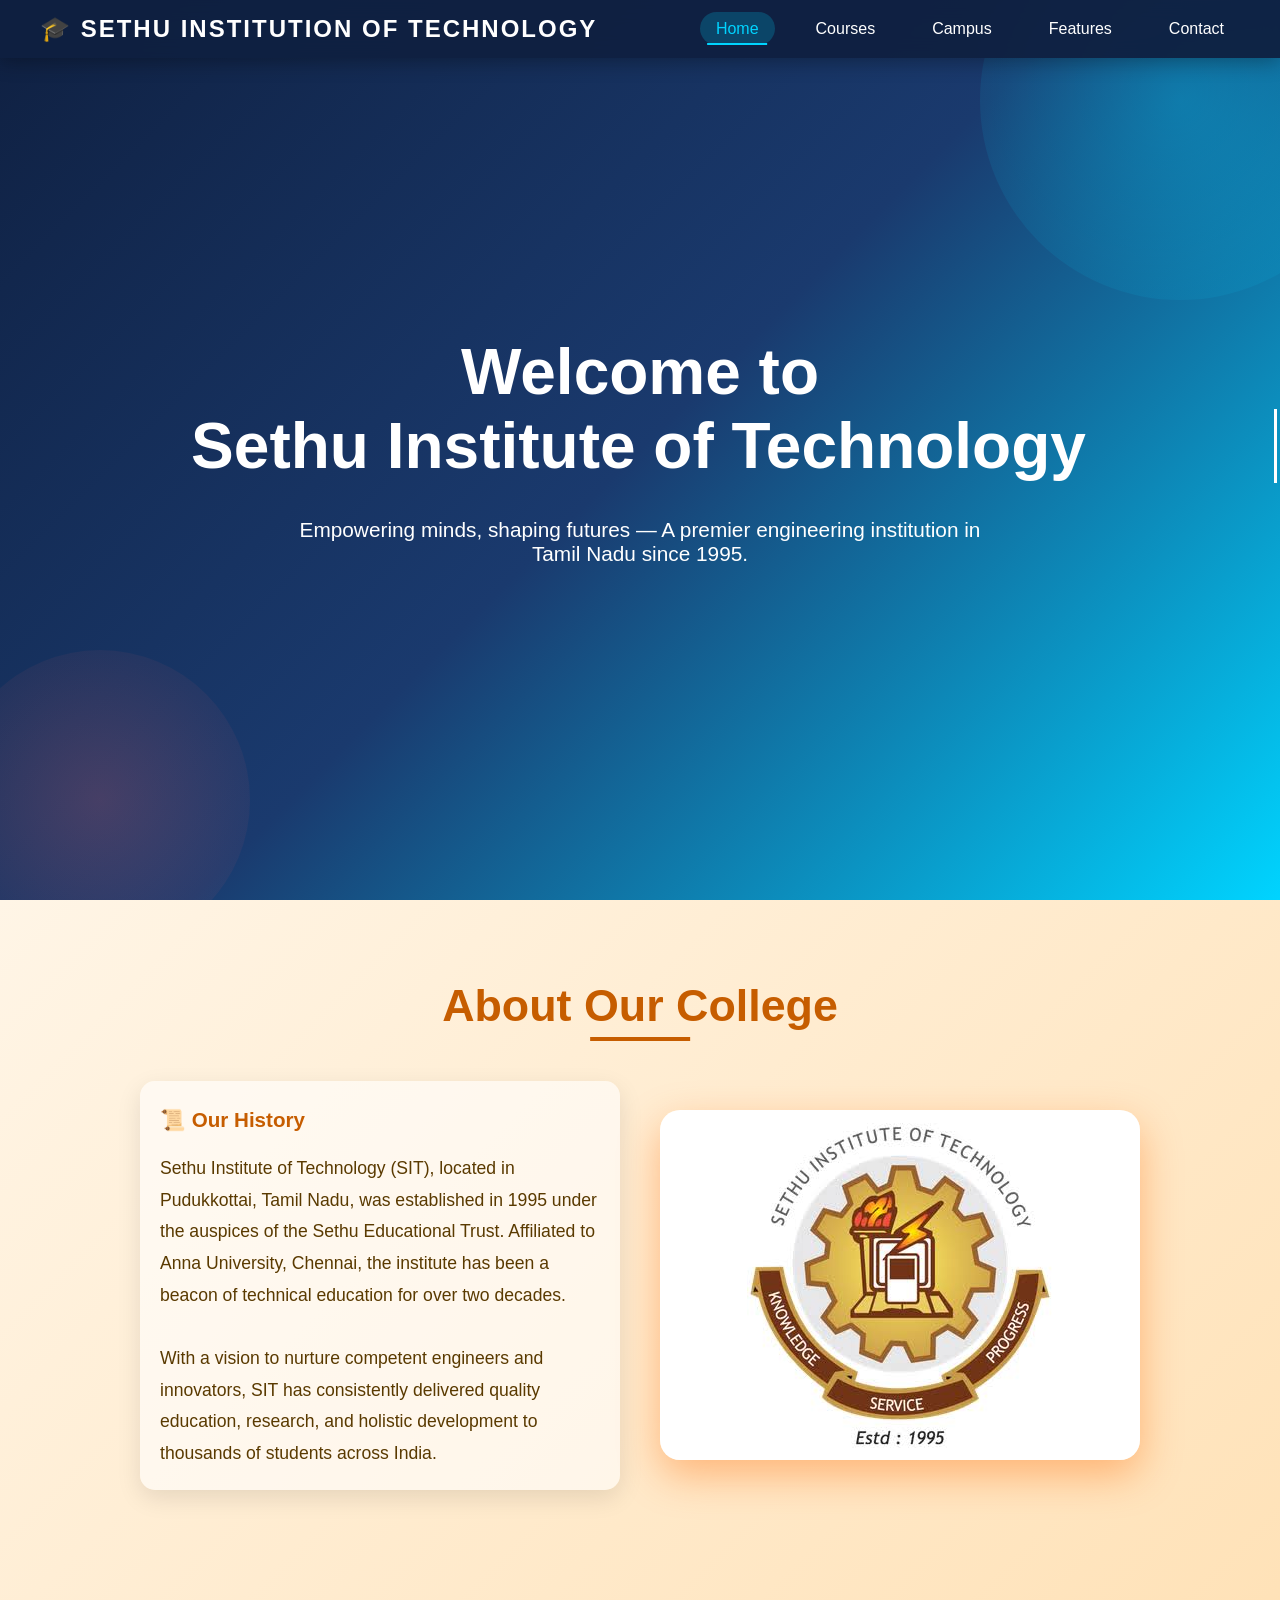
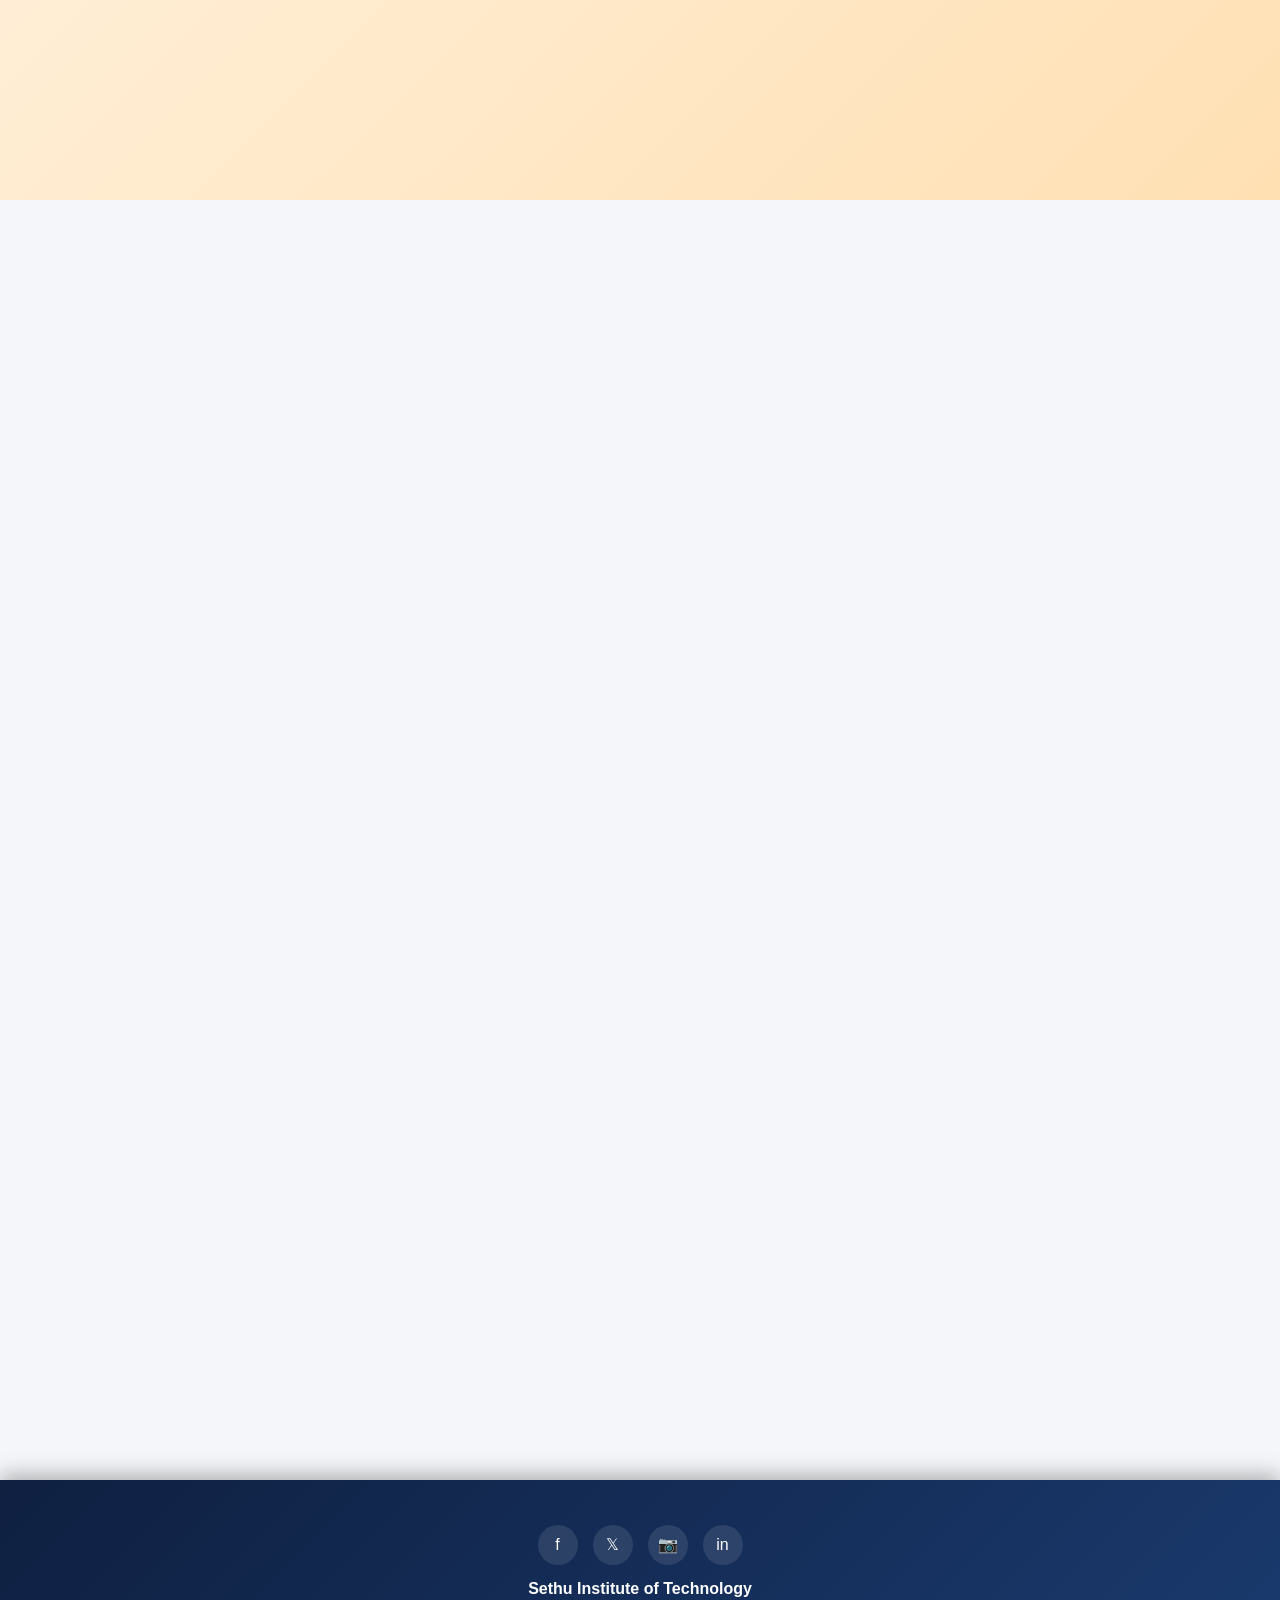
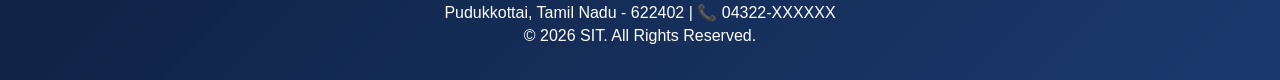
<file: index.html>
<!DOCTYPE html>
<html lang="en">
<head>
    <meta charset="UTF-8">
    <meta name="viewport" content="width=device-width, initial-scale=1.0">
    <title>Sethu Institute of Technology - Home</title>
    <link rel="stylesheet" href="style.css">
</head>
<body>

<nav class="navbar">
    <div class="logo">🎓 SETHU INSTITUTION OF TECHNOLOGY</div>
    <ul class="nav-links">
        <li><a href="index.html" class="active">Home</a></li>
        <li><a href="courses.html">Courses</a></li>
        <li><a href="campus.html">Campus</a></li>
        <li><a href="features.html">Features</a></li>
        <li><a href="contact.html">Contact</a></li>
    </ul>
</nav>

<section class="hero">
    <h1>Welcome to <span class="typing">Sethu Institute of Technology</span></h1>
    <p>Empowering minds, shaping futures — A premier engineering institution in Tamil Nadu since 1995.</p>
</section>

<section class="section about-section">
    <h2>About Our College</h2>
    <div class="about-content">
        <div class="about-text">
            <h3 style="color:#c65d00; margin-bottom:15px;">📜 Our History</h3>
            <p>Sethu Institute of Technology (SIT), located in Pudukkottai, Tamil Nadu, was established in 1995 under the auspices of the Sethu Educational Trust. Affiliated to Anna University, Chennai, the institute has been a beacon of technical education for over two decades.</p>
            <br>
            <p>With a vision to nurture competent engineers and innovators, SIT has consistently delivered quality education, research, and holistic development to thousands of students across India.</p>
        </div>
        <div class="about-image">
            <img src="logo.png" alt="Sethu Institute of Technology Logo">
        </div>
    </div>
</section>

<footer>
    <div class="social-icons">
        <a href="#" title="Facebook">f</a>
        <a href="#" title="Twitter">𝕏</a>
        <a href="#" title="Instagram">📷</a>
        <a href="#" title="LinkedIn">in</a>
    </div>
    <p><strong>Sethu Institute of Technology</strong></p>
    <p>Pudukkottai, Tamil Nadu - 622402 | 📞 04322-XXXXXX</p>
    <p>© 2026 SIT. All Rights Reserved.</p>
</footer>

<script src="script.js"></script>
</body>
</html>
</file>
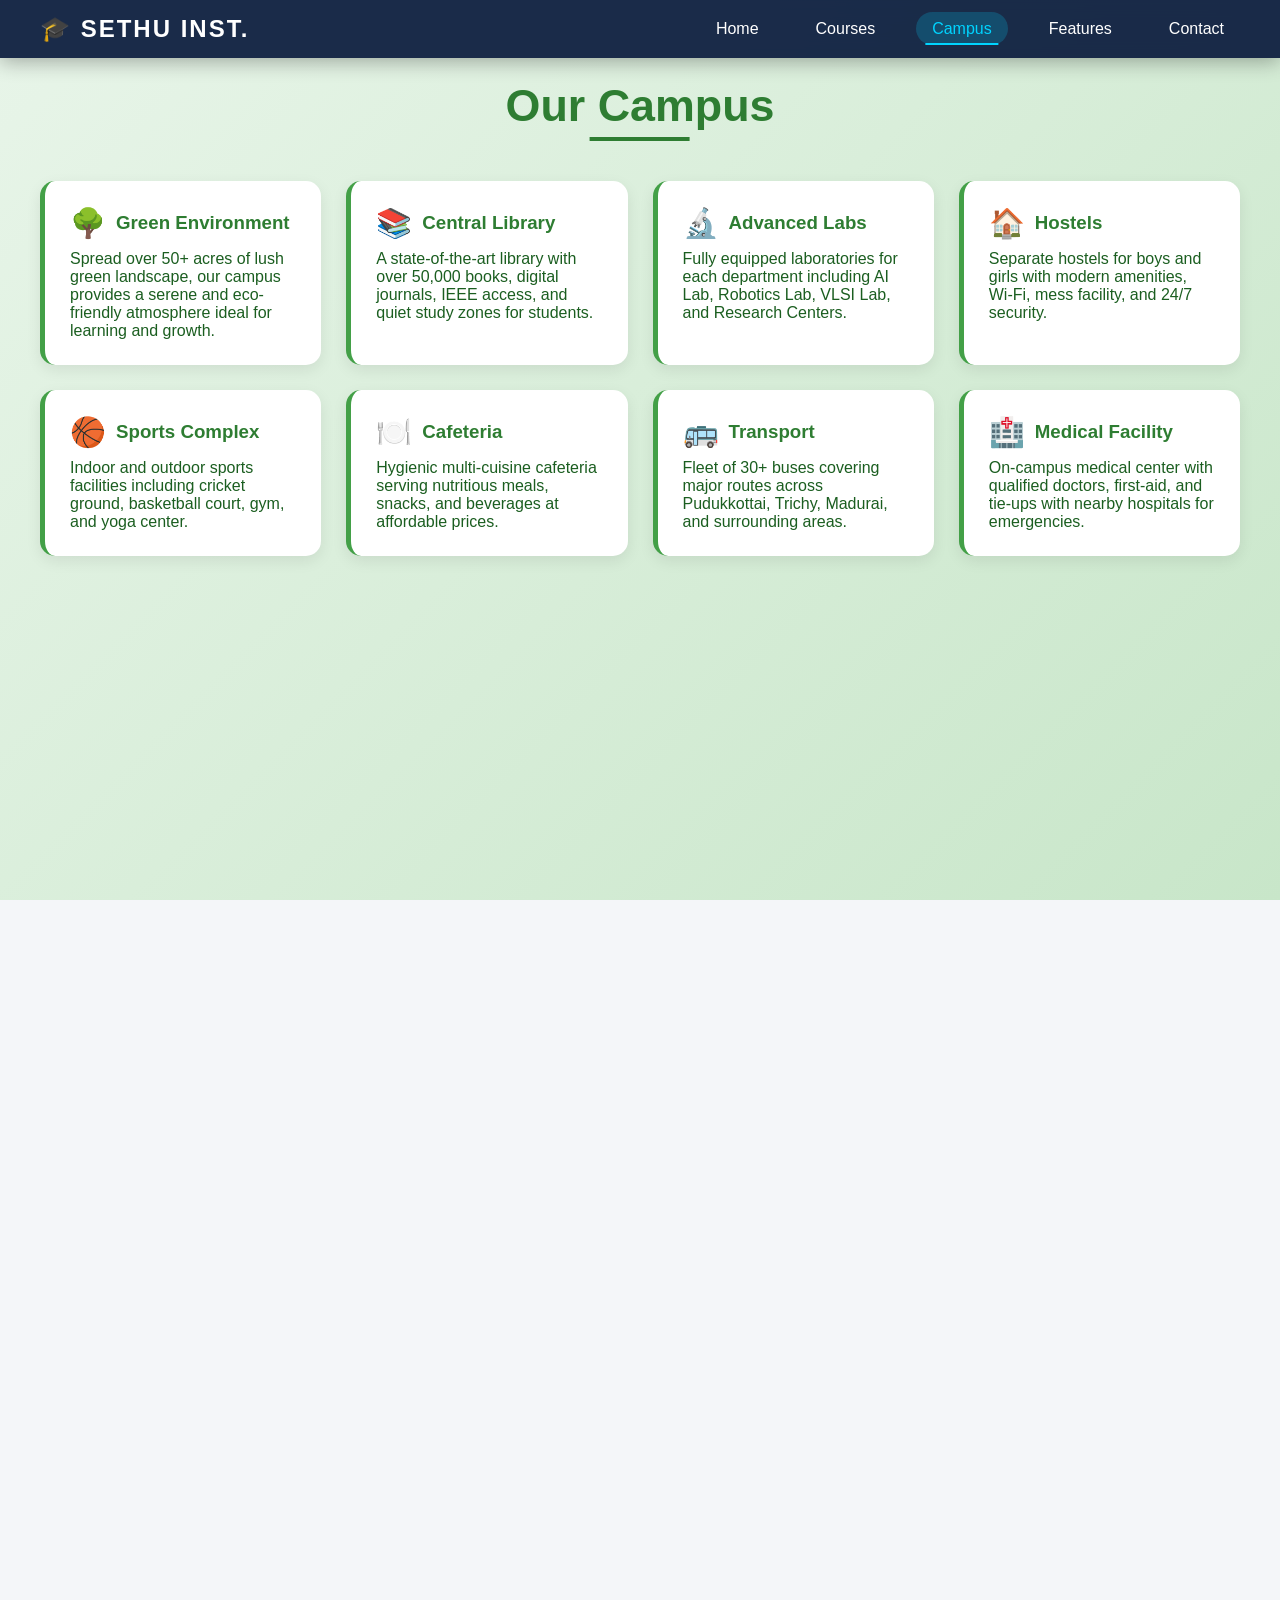
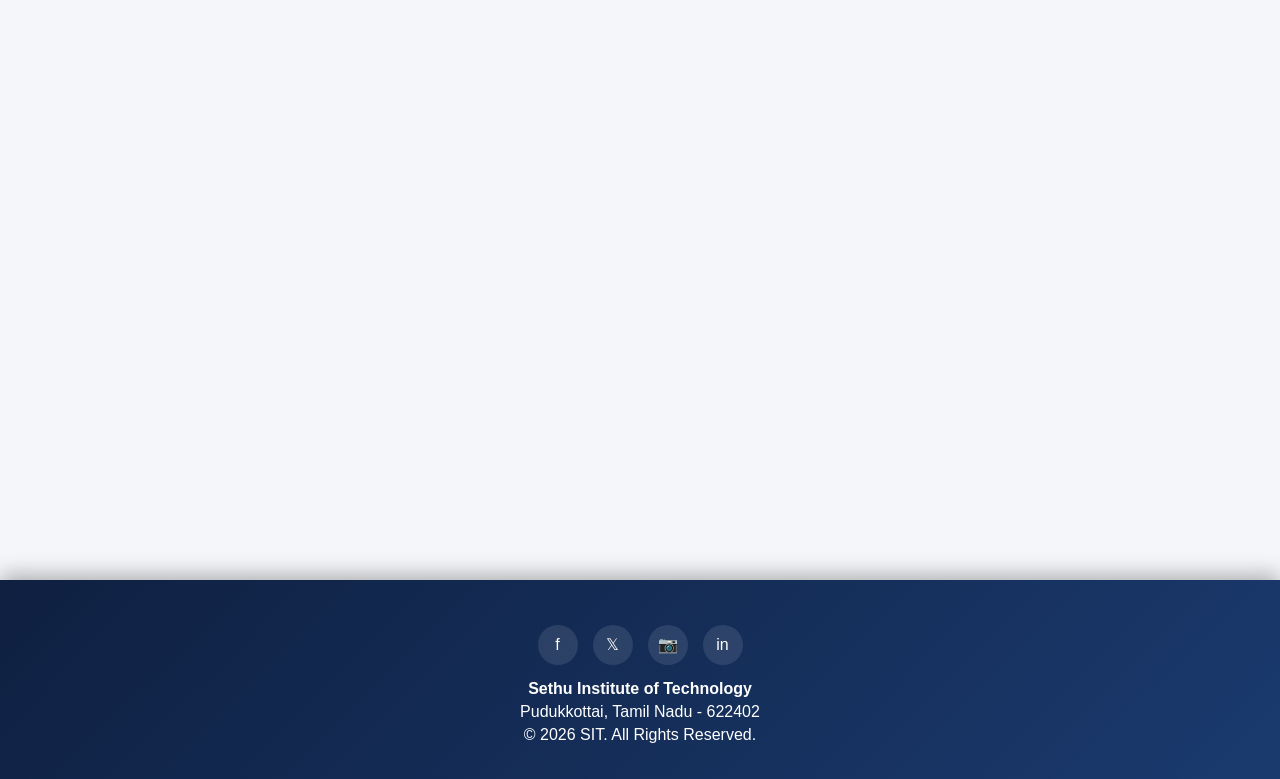
<file: campus.html>
<!DOCTYPE html>
<html lang="en">
<head>
    <meta charset="UTF-8">
    <meta name="viewport" content="width=device-width, initial-scale=1.0">
    <title>Campus - Sethu Institute</title>
    <link rel="stylesheet" href="style.css">
</head>
<body>

<nav class="navbar">
    <div class="logo">🎓 SETHU INST.</div>
    <ul class="nav-links">
        <li><a href="index.html">Home</a></li>
        <li><a href="courses.html">Courses</a></li>
        <li><a href="campus.html" class="active">Campus</a></li>
        <li><a href="features.html">Features</a></li>
        <li><a href="contact.html">Contact</a></li>
    </ul>
</nav>

<section class="section campus-section">
    <h2>Our Campus</h2>
    <div class="campus-grid">
        <div class="campus-card">
            <h3><span>🌳</span> Green Environment</h3>
            <p>Spread over 50+ acres of lush green landscape, our campus provides a serene and eco-friendly atmosphere ideal for learning and growth.</p>
        </div>
        <div class="campus-card">
            <h3><span>📚</span> Central Library</h3>
            <p>A state-of-the-art library with over 50,000 books, digital journals, IEEE access, and quiet study zones for students.</p>
        </div>
        <div class="campus-card">
            <h3><span>🔬</span> Advanced Labs</h3>
            <p>Fully equipped laboratories for each department including AI Lab, Robotics Lab, VLSI Lab, and Research Centers.</p>
        </div>
        <div class="campus-card">
            <h3><span>🏠</span> Hostels</h3>
            <p>Separate hostels for boys and girls with modern amenities, Wi-Fi, mess facility, and 24/7 security.</p>
        </div>
        <div class="campus-card">
            <h3><span>🏀</span> Sports Complex</h3>
            <p>Indoor and outdoor sports facilities including cricket ground, basketball court, gym, and yoga center.</p>
        </div>
        <div class="campus-card">
            <h3><span>🍽️</span> Cafeteria</h3>
            <p>Hygienic multi-cuisine cafeteria serving nutritious meals, snacks, and beverages at affordable prices.</p>
        </div>
        <div class="campus-card">
            <h3><span>🚌</span> Transport</h3>
            <p>Fleet of 30+ buses covering major routes across Pudukkottai, Trichy, Madurai, and surrounding areas.</p>
        </div>
        <div class="campus-card">
            <h3><span>🏥</span> Medical Facility</h3>
            <p>On-campus medical center with qualified doctors, first-aid, and tie-ups with nearby hospitals for emergencies.</p>
        </div>
    </div>
</section>

<footer>
    <div class="social-icons">
        <a href="#" title="Facebook">f</a>
        <a href="#" title="Twitter">𝕏</a>
        <a href="#" title="Instagram">📷</a>
        <a href="#" title="LinkedIn">in</a>
    </div>
    <p><strong>Sethu Institute of Technology</strong></p>
    <p>Pudukkottai, Tamil Nadu - 622402</p>
    <p>© 2026 SIT. All Rights Reserved.</p>
</footer>

<script src="script.js"></script>
</body>
</html>
</file>
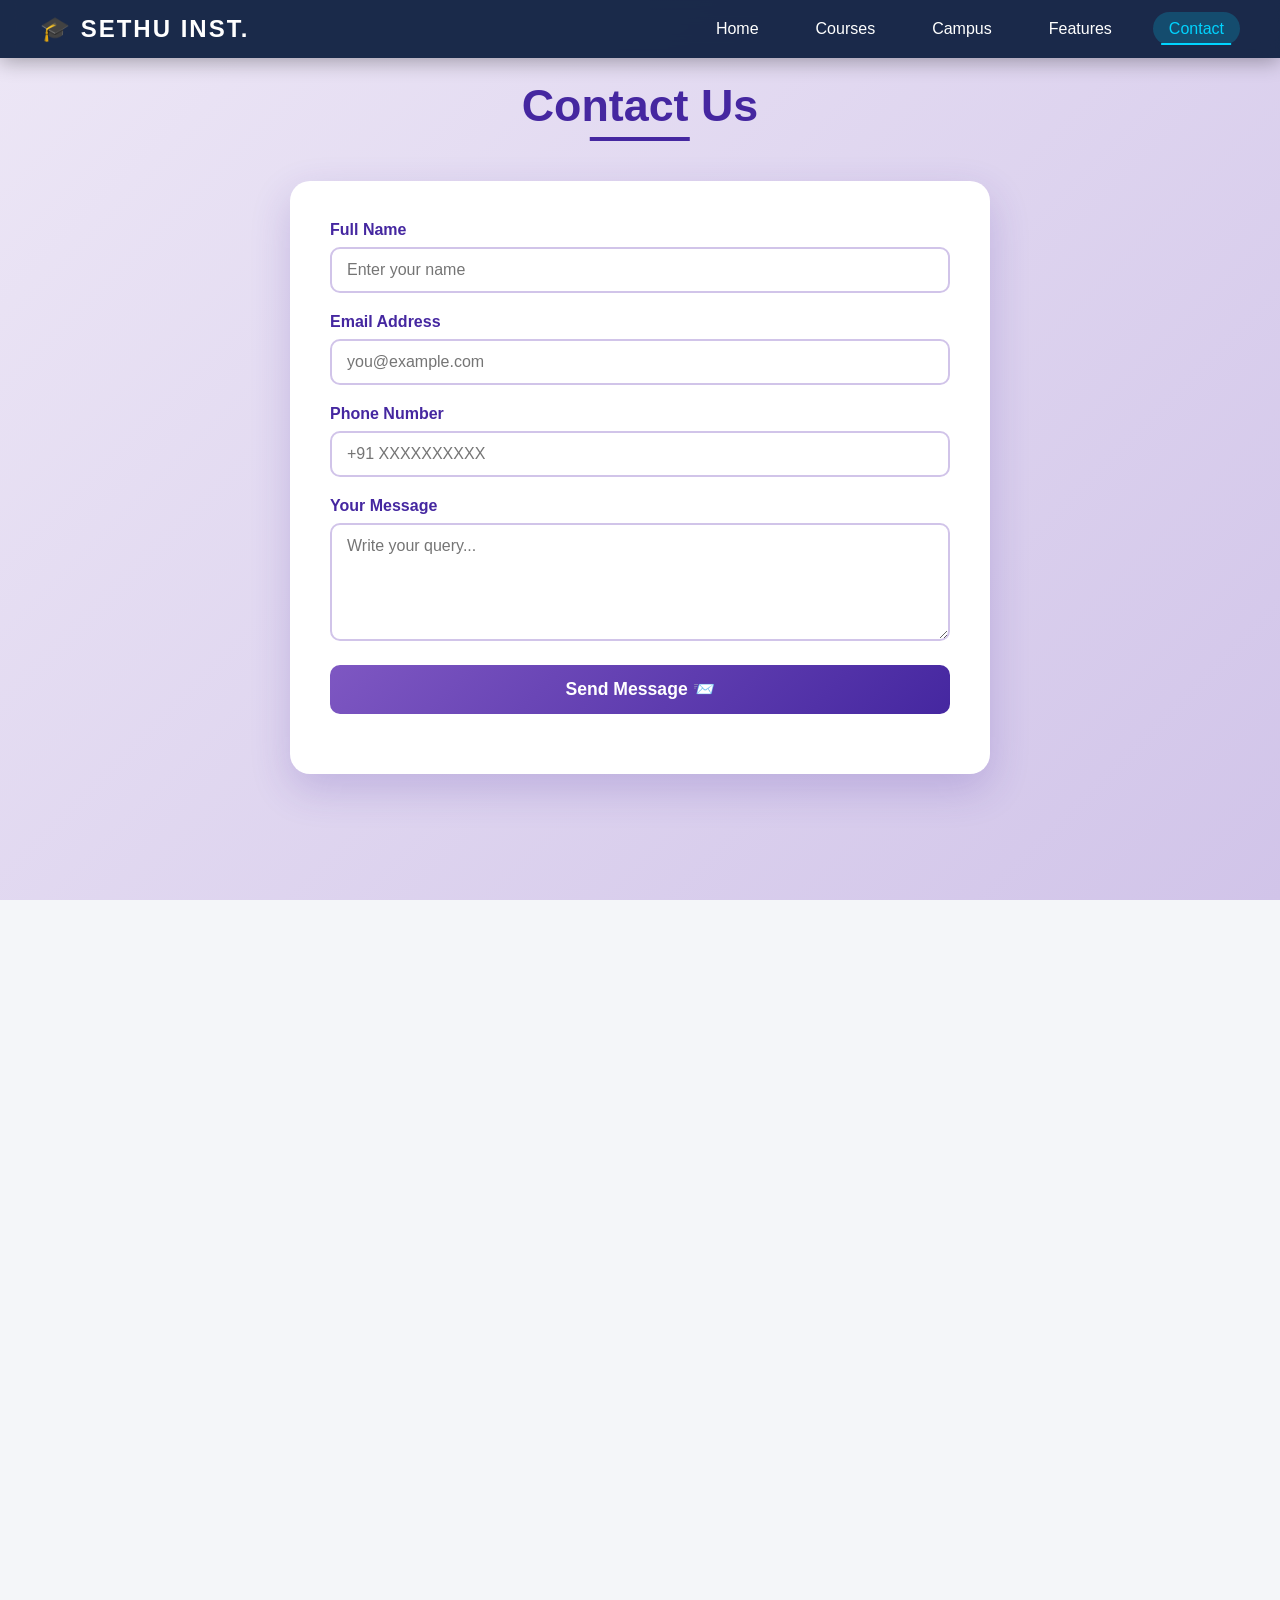
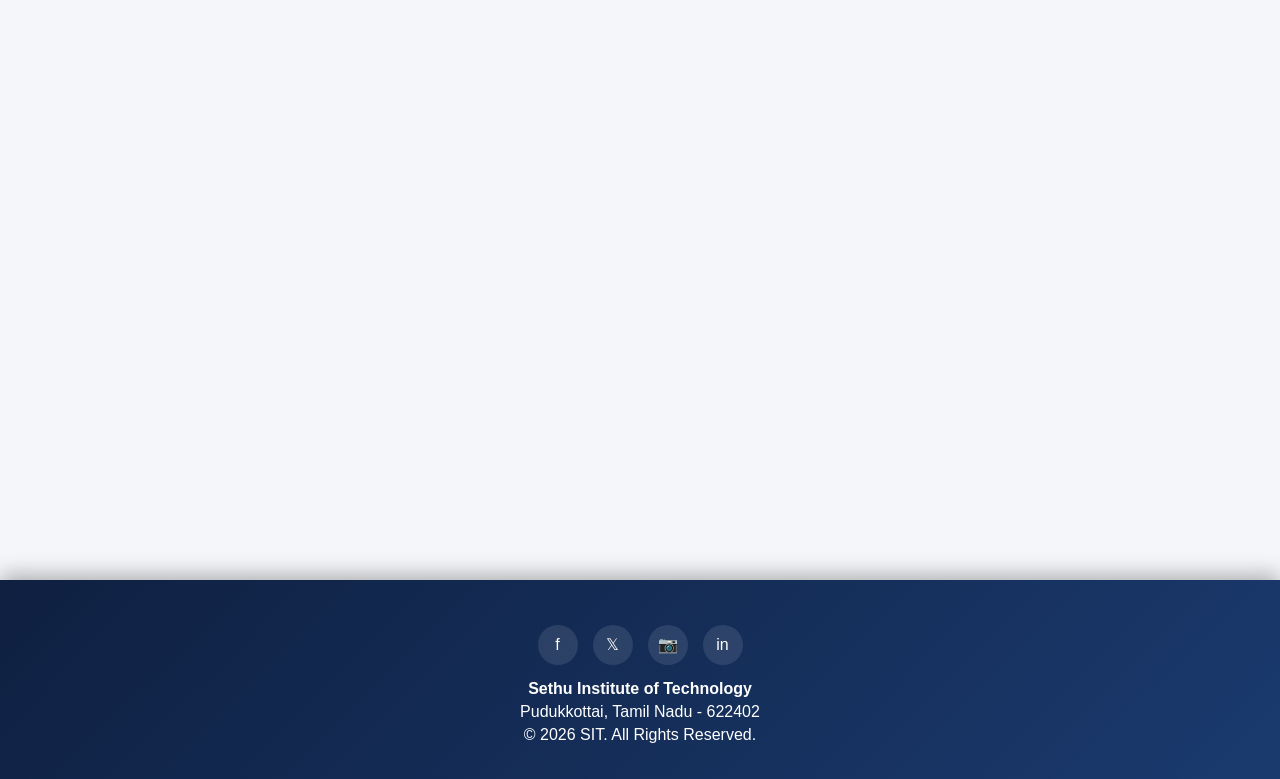
<file: contact.html>
<!DOCTYPE html>
<html lang="en">
<head>
    <meta charset="UTF-8">
    <meta name="viewport" content="width=device-width, initial-scale=1.0">
    <title>Contact - Sethu Institute</title>
    <link rel="stylesheet" href="style.css">
</head>
<body>

<nav class="navbar">
    <div class="logo">🎓 SETHU INST.</div>
    <ul class="nav-links">
        <li><a href="index.html">Home</a></li>
        <li><a href="courses.html">Courses</a></li>
        <li><a href="campus.html">Campus</a></li>
        <li><a href="features.html">Features</a></li>
        <li><a href="contact.html" class="active">Contact</a></li>
    </ul>
</nav>

<section class="section contact-section">
    <h2>Contact Us</h2>
    <div class="contact-container">
        <form id="contactForm" onsubmit="return submitForm(event)">
            <div class="form-group">
                <label>Full Name</label>
                <input type="text" id="name" required placeholder="Enter your name">
            </div>
            <div class="form-group">
                <label>Email Address</label>
                <input type="email" id="email" required placeholder="you@example.com">
            </div>
            <div class="form-group">
                <label>Phone Number</label>
                <input type="tel" id="phone" required placeholder="+91 XXXXXXXXXX">
            </div>
            <div class="form-group">
                <label>Your Message</label>
                <textarea id="message" rows="5" required placeholder="Write your query..."></textarea>
            </div>
            <button type="submit" class="submit-btn">Send Message 📨</button>
        </form>
        <p id="formStatus" style="text-align:center; margin-top:20px; font-weight:bold;"></p>
    </div>
</section>

<footer>
    <div class="social-icons">
        <a href="#" title="Facebook">f</a>
        <a href="#" title="Twitter">𝕏</a>
        <a href="#" title="Instagram">📷</a>
        <a href="#" title="LinkedIn">in</a>
    </div>
    <p><strong>Sethu Institute of Technology</strong></p>
    <p>Pudukkottai, Tamil Nadu - 622402</p>
    <p>© 2026 SIT. All Rights Reserved.</p>
</footer>

<script src="script.js"></script>
</body>
</html>
</file>
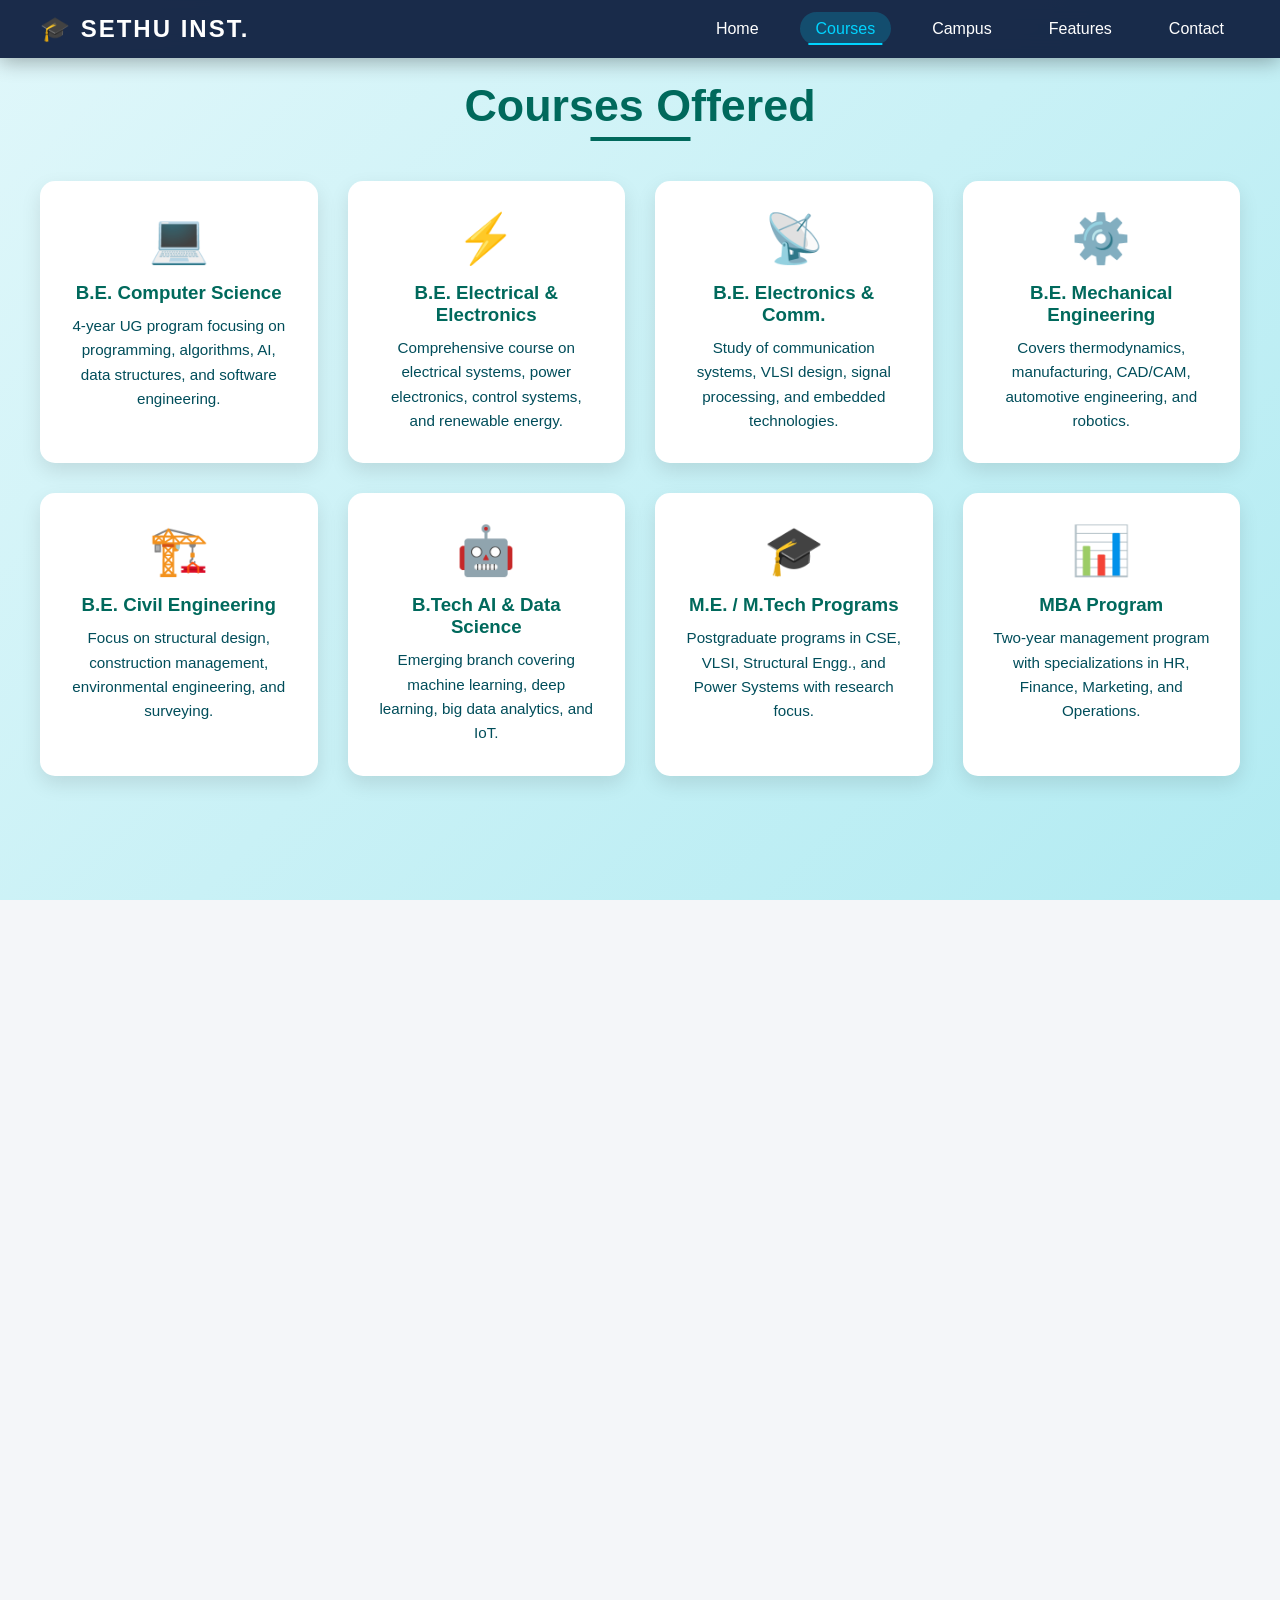
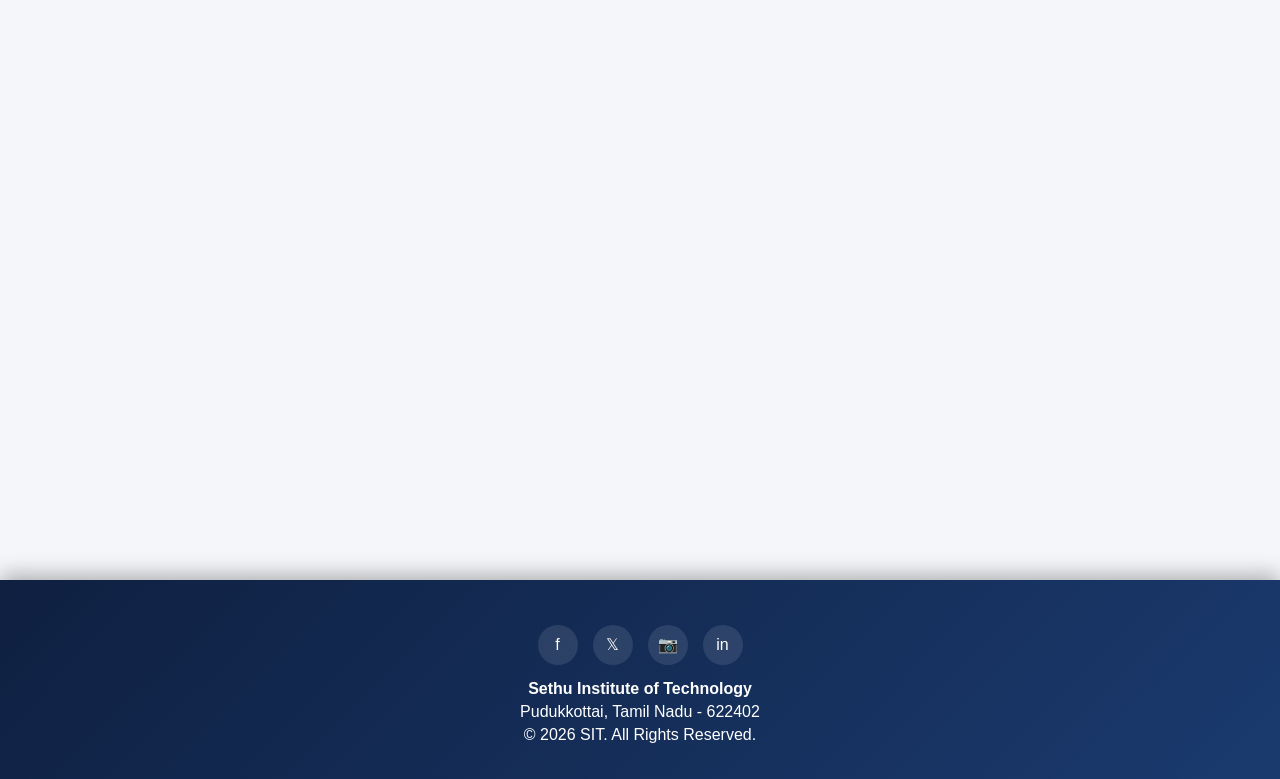
<file: courses.html>
<!DOCTYPE html>
<html lang="en">
<head>
    <meta charset="UTF-8">
    <meta name="viewport" content="width=device-width, initial-scale=1.0">
    <title>Courses - Sethu Institute</title>
    <link rel="stylesheet" href="style.css">
</head>
<body>

<nav class="navbar">
    <div class="logo">🎓 SETHU INST.</div>
    <ul class="nav-links">
        <li><a href="index.html">Home</a></li>
        <li><a href="courses.html" class="active">Courses</a></li>
        <li><a href="campus.html">Campus</a></li>
        <li><a href="features.html">Features</a></li>
        <li><a href="contact.html">Contact</a></li>
    </ul>
</nav>

<section class="section courses-section">
    <h2>Courses Offered</h2>
    <div class="course-grid">
        <div class="course-card">
            <div class="course-icon">💻</div>
            <h3>B.E. Computer Science</h3>
            <p>4-year UG program focusing on programming, algorithms, AI, data structures, and software engineering.</p>
        </div>
        <div class="course-card">
            <div class="course-icon">⚡</div>
            <h3>B.E. Electrical & Electronics</h3>
            <p>Comprehensive course on electrical systems, power electronics, control systems, and renewable energy.</p>
        </div>
        <div class="course-card">
            <div class="course-icon">📡</div>
            <h3>B.E. Electronics & Comm.</h3>
            <p>Study of communication systems, VLSI design, signal processing, and embedded technologies.</p>
        </div>
        <div class="course-card">
            <div class="course-icon">⚙️</div>
            <h3>B.E. Mechanical Engineering</h3>
            <p>Covers thermodynamics, manufacturing, CAD/CAM, automotive engineering, and robotics.</p>
        </div>
        <div class="course-card">
            <div class="course-icon">🏗️</div>
            <h3>B.E. Civil Engineering</h3>
            <p>Focus on structural design, construction management, environmental engineering, and surveying.</p>
        </div>
        <div class="course-card">
            <div class="course-icon">🤖</div>
            <h3>B.Tech AI & Data Science</h3>
            <p>Emerging branch covering machine learning, deep learning, big data analytics, and IoT.</p>
        </div>
        <div class="course-card">
            <div class="course-icon">🎓</div>
            <h3>M.E. / M.Tech Programs</h3>
            <p>Postgraduate programs in CSE, VLSI, Structural Engg., and Power Systems with research focus.</p>
        </div>
        <div class="course-card">
            <div class="course-icon">📊</div>
            <h3>MBA Program</h3>
            <p>Two-year management program with specializations in HR, Finance, Marketing, and Operations.</p>
        </div>
    </div>
</section>

<footer>
    <div class="social-icons">
        <a href="#" title="Facebook">f</a>
        <a href="#" title="Twitter">𝕏</a>
        <a href="#" title="Instagram">📷</a>
        <a href="#" title="LinkedIn">in</a>
    </div>
    <p><strong>Sethu Institute of Technology</strong></p>
    <p>Pudukkottai, Tamil Nadu - 622402</p>
    <p>© 2026 SIT. All Rights Reserved.</p>
</footer>

<script src="script.js"></script>
</body>
</html>
</file>
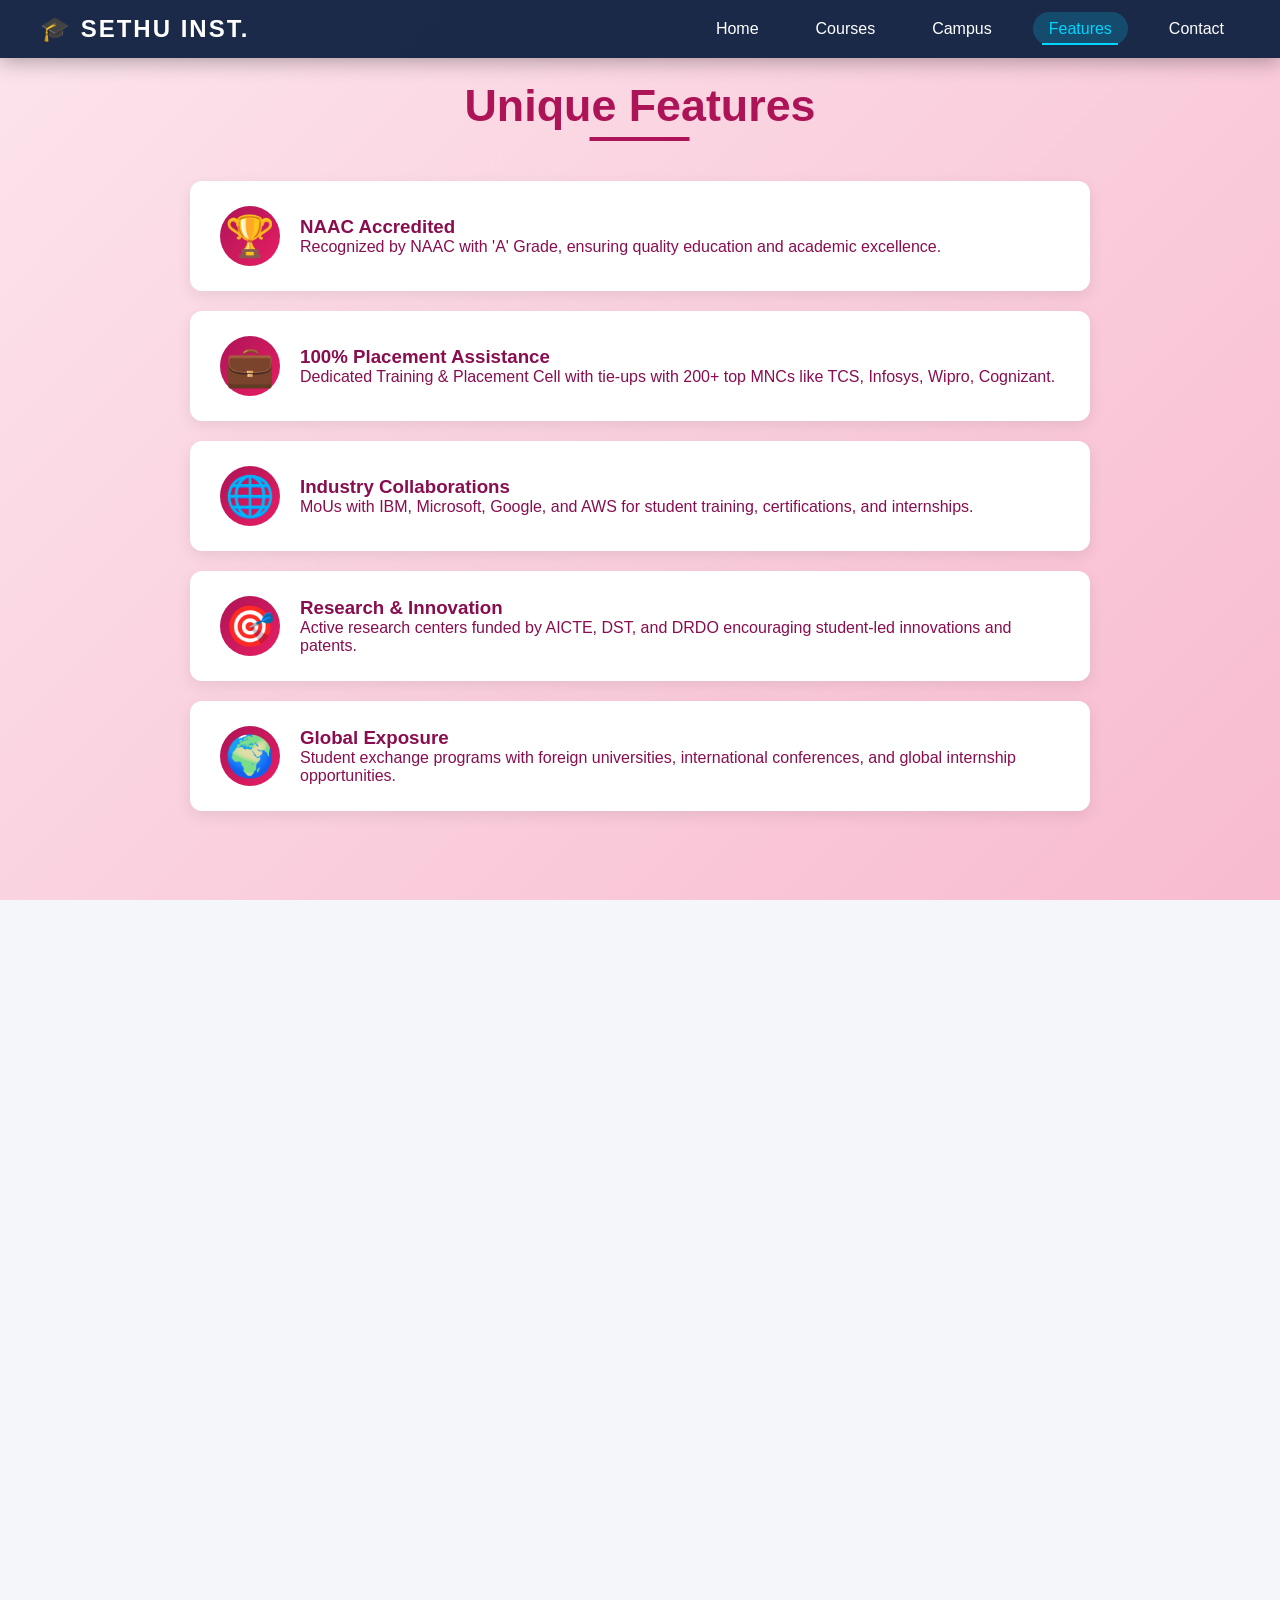
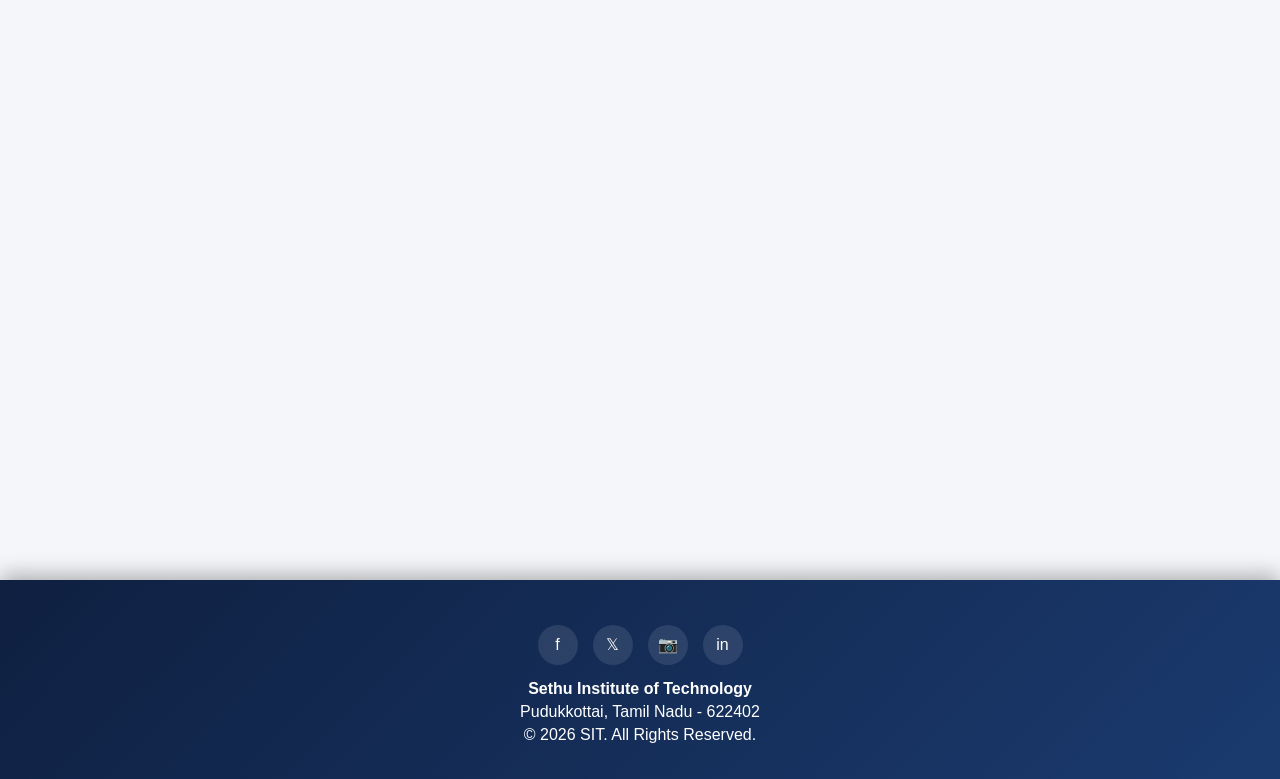
<file: features.html>
<!DOCTYPE html>
<html lang="en">
<head>
    <meta charset="UTF-8">
    <meta name="viewport" content="width=device-width, initial-scale=1.0">
    <title>Features - Sethu Institute</title>
    <link rel="stylesheet" href="style.css">
</head>
<body>
<nav class="navbar">
    <div class="logo">🎓 SETHU INST.</div>
    <ul class="nav-links">
        <li><a href="index.html">Home</a></li>
        <li><a href="courses.html">Courses</a></li>
        <li><a href="campus.html">Campus</a></li>
        <li><a href="features.html" class="active">Features</a></li>
        <li><a href="contact.html">Contact</a></li>
    </ul>
</nav>

<section class="section features-section">
    <h2>Unique Features</h2>
    <div class="feature-list">
        <div class="feature-item">
            <div class="feature-icon">🏆</div>
            <div>
                <h3>NAAC Accredited</h3>
                <p>Recognized by NAAC with 'A' Grade, ensuring quality education and academic excellence.</p>
            </div>
        </div>
        <div class="feature-item">
            <div class="feature-icon">💼</div>
            <div>
                <h3>100% Placement Assistance</h3>
                <p>Dedicated Training & Placement Cell with tie-ups with 200+ top MNCs like TCS, Infosys, Wipro, Cognizant.</p>
            </div>
        </div>
        <div class="feature-item">
            <div class="feature-icon">🌐</div>
            <div>
                <h3>Industry Collaborations</h3>
                <p>MoUs with IBM, Microsoft, Google, and AWS for student training, certifications, and internships.</p>
            </div>
        </div>
        <div class="feature-item">
            <div class="feature-icon">🎯</div>
            <div>
                <h3>Research & Innovation</h3>
                <p>Active research centers funded by AICTE, DST, and DRDO encouraging student-led innovations and patents.</p>
            </div>
        </div>
        <div class="feature-item">
            <div class="feature-icon">🌍</div>
            <div>
                <h3>Global Exposure</h3>
                <p>Student exchange programs with foreign universities, international conferences, and global internship opportunities.</p>
            </div>
        </div>
    </div>
</section>

<footer>
    <div class="social-icons">
        <a href="#" title="Facebook">f</a>
        <a href="#" title="Twitter">𝕏</a>
        <a href="#" title="Instagram">📷</a>
        <a href="#" title="LinkedIn">in</a>
    </div>
    <p><strong>Sethu Institute of Technology</strong></p>
    <p>Pudukkottai, Tamil Nadu - 622402</p>
    <p>© 2026 SIT. All Rights Reserved.</p>
</footer>

<script src="script.js"></script>
</body>
</html>
</file>
<file: style.css>
/* ===== GLOBAL RESET & BASE ===== */
* {
    margin: 0;
    padding: 0;
    box-sizing: border-box;
    font-family: 'Segoe UI', Tahoma, sans-serif;
}

html { scroll-behavior: smooth; }

body {
    min-height: 100vh;
    background: #f4f6f9;
    color: #222;
    overflow-x: hidden;
}

/* ===== NAVIGATION ===== */
.navbar {
    position: fixed;
    top: 0; left: 0;
    width: 100%;
    background: rgba(15, 32, 65, 0.95);
    padding: 15px 40px;
    display: flex;
    justify-content: space-between;
    align-items: center;
    z-index: 1000;
    box-shadow: 0 4px 20px rgba(0,0,0,0.3);
    backdrop-filter: blur(10px);
}

.logo {
    color: #fff;
    font-size: 1.5rem;
    font-weight: bold;
    letter-spacing: 2px;
    animation: glow 2s ease-in-out infinite alternate;
}

@keyframes glow {
    from { text-shadow: 0 0 5px #00d4ff; }
    to   { text-shadow: 0 0 20px #00d4ff, 0 0 30px #0077ff; }
}

.nav-links {
    display: flex;
    list-style: none;
    gap: 25px;
}

.nav-links li a {
    color: #fff;
    text-decoration: none;
    font-weight: 500;
    padding: 8px 16px;
    border-radius: 25px;
    position: relative;
    transition: all 0.4s ease;
}

.nav-links li a::before {
    content: '';
    position: absolute;
    bottom: 0; left: 50%;
    width: 0; height: 2px;
    background: #00d4ff;
    transition: all 0.4s ease;
    transform: translateX(-50%);
}

.nav-links li a:hover::before,
.nav-links li a.active::before { width: 80%; }

.nav-links li a:hover,
.nav-links li a.active {
    background: rgba(0, 212, 255, 0.2);
    color: #00d4ff;
    transform: translateY(-2px);
}

/* ===== HERO SECTION ===== */
.hero {
    height: 100vh;
    background: linear-gradient(135deg, #0f2041 0%, #1a3a6e 50%, #00d4ff 100%);
    display: flex;
    flex-direction: column;
    justify-content: center;
    align-items: center;
    text-align: center;
    color: #fff;
    position: relative;
    overflow: hidden;
}

.hero::before {
    content: '';
    position: absolute;
    width: 400px; height: 400px;
    background: radial-gradient(circle, rgba(0,212,255,0.3), transparent);
    border-radius: 50%;
    top: -100px; right: -100px;
    animation: float 6s ease-in-out infinite;
}

.hero::after {
    content: '';
    position: absolute;
    width: 300px; height: 300px;
    background: radial-gradient(circle, rgba(255,100,100,0.2), transparent);
    border-radius: 50%;
    bottom: -50px; left: -50px;
    animation: float 8s ease-in-out infinite reverse;
}

@keyframes float {
    0%, 100% { transform: translateY(0) scale(1); }
    50%      { transform: translateY(-30px) scale(1.1); }
}

.hero h1 {
    font-size: 4rem;
    margin-bottom: 20px;
    animation: slideDown 1.2s ease;
    z-index: 2;
}

.hero p {
    font-size: 1.3rem;
    max-width: 700px;
    animation: slideUp 1.2s ease;
    z-index: 2;
}

.typing {
    display: inline-block;
    border-right: 3px solid #fff;
    white-space: nowrap;
    overflow: hidden;
    animation: typing 3.5s steps(40) 1s 1 normal both, blink 0.75s step-end infinite;
}

@keyframes typing {
    from { width: 0; }
    to   { width: 100%; }
}

@keyframes blink {
    50% { border-color: transparent; }
}

@keyframes slideDown {
    from { opacity: 0; transform: translateY(-50px); }
    to   { opacity: 1; transform: translateY(0); }
}

@keyframes slideUp {
    from { opacity: 0; transform: translateY(50px); }
    to   { opacity: 1; transform: translateY(0); }
}

/* ===== SECTION COMMON ===== */
.section {
    padding: 80px 40px;
    min-height: 100vh;
}

.section h2 {
    text-align: center;
    font-size: 2.8rem;
    margin-bottom: 50px;
    position: relative;
    display: inline-block;
    left: 50%;
    transform: translateX(-50%);
}

.section h2::after {
    content: '';
    position: absolute;
    bottom: -10px; left: 50%;
    width: 0; height: 4px;
    background: currentColor;
    transform: translateX(-50%);
    animation: underline 1.5s ease forwards;
}

@keyframes underline {
    to { width: 100px; }
}

/* ===== HOME - ABOUT ===== */
.about-section {
    background: linear-gradient(135deg, #fff5e6, #ffe0b3);
    color: #5a3a00;
}

.about-section h2 { color: #c65d00; }

.about-content {
    max-width: 1000px;
    margin: 0 auto;
    display: grid;
    grid-template-columns: 1fr 1fr;
    gap: 40px;
    align-items: center;
}

.about-text {
    font-size: 1.1rem;
    line-height: 1.8;
    padding: 20px;
    background: rgba(255,255,255,0.6);
    border-radius: 15px;
    box-shadow: 0 8px 25px rgba(0,0,0,0.1);
    transition: transform 0.4s ease;
}

.about-text:hover { transform: translateY(-10px); }

.about-image {
    width: 100%;
    height: 350px;
    background: linear-gradient(45deg, #ffffff, hsl(0, 0%, 100%));
    border-radius: 20px;
    display: flex;
    align-items: center;
    justify-content: center;
    font-size: 6rem;
    color: #fff;
    box-shadow: 0 15px 40px rgba(255,106,0,0.4);
    animation: pulse 3s ease-in-out infinite;
}

@keyframes pulse {
    0%, 100% { transform: scale(1); box-shadow: 0 15px 40px rgba(255,106,0,0.4); }
    50%      { transform: scale(1.03); box-shadow: 0 20px 50px rgba(255,106,0,0.6); }
}

/* ===== COURSES SECTION ===== */
.courses-section {
    background: linear-gradient(135deg, #e0f7fa, #b2ebf2);
    color: #004d5a;
}

.courses-section h2 { color: #00695c; }

.course-grid {
    display: grid;
    grid-template-columns: repeat(auto-fit, minmax(260px, 1fr));
    gap: 30px;
    max-width: 1200px;
    margin: 0 auto;
}

.course-card {
    background: #fff;
    padding: 30px;
    border-radius: 15px;
    text-align: center;
    cursor: pointer;
    position: relative;
    overflow: hidden;
    transition: all 0.5s ease;
    box-shadow: 0 8px 20px rgba(0,0,0,0.1);
}

.course-card::before {
    content: '';
    position: absolute;
    top: -50%; left: -50%;
    width: 200%; height: 200%;
    background: linear-gradient(45deg, transparent, rgba(0,212,255,0.2), transparent);
    transform: rotate(45deg) translateY(-100%);
    transition: transform 0.6s ease;
}

.course-card:hover::before { transform: rotate(45deg) translateY(100%); }

.course-card:hover {
    transform: translateY(-15px) rotate(-1deg);
    box-shadow: 0 20px 40px rgba(0,105,92,0.3);
}

.course-icon {
    font-size: 3rem;
    margin-bottom: 15px;
    display: inline-block;
    transition: transform 0.5s ease;
}

.course-card:hover .course-icon {
    transform: rotate(360deg) scale(1.2);
}

.course-card h3 {
    color: #00695c;
    margin-bottom: 10px;
}

.course-card p {
    font-size: 0.95rem;
    line-height: 1.6;
}

/* ===== CAMPUS SECTION ===== */
.campus-section {
    background: linear-gradient(135deg, #e8f5e9, #c8e6c9);
    color: #1b5e20;
}

.campus-section h2 { color: #2e7d32; }

.campus-grid {
    display: grid;
    grid-template-columns: repeat(auto-fit, minmax(280px, 1fr));
    gap: 25px;
    max-width: 1200px;
    margin: 0 auto;
}

.campus-card {
    background: #fff;
    padding: 25px;
    border-radius: 15px;
    border-left: 5px solid #43a047;
    transition: all 0.4s ease;
    box-shadow: 0 5px 15px rgba(0,0,0,0.08);
}

.campus-card:hover {
    transform: translateX(10px);
    border-left-width: 15px;
    box-shadow: 0 10px 30px rgba(46,125,50,0.25);
}

.campus-card h3 {
    color: #2e7d32;
    margin-bottom: 10px;
    display: flex;
    align-items: center;
    gap: 10px;
}

.campus-card h3 span {
    font-size: 1.8rem;
}

/* ===== FEATURES SECTION ===== */
.features-section {
    background: linear-gradient(135deg, #fce4ec, #f8bbd0);
    color: #880e4f;
}

.features-section h2 { color: #ad1457; }

.feature-list {
    max-width: 900px;
    margin: 0 auto;
    display: flex;
    flex-direction: column;
    gap: 20px;
}

.feature-item {
    background: #fff;
    padding: 25px 30px;
    border-radius: 12px;
    display: flex;
    align-items: center;
    gap: 20px;
    cursor: pointer;
    transition: all 0.4s ease;
    box-shadow: 0 5px 15px rgba(0,0,0,0.08);
    opacity: 0;
    transform: translateX(-50px);
    animation: slideIn 0.6s ease forwards;
}

.feature-item:nth-child(1) { animation-delay: 0.1s; }
.feature-item:nth-child(2) { animation-delay: 0.3s; }
.feature-item:nth-child(3) { animation-delay: 0.5s; }
.feature-item:nth-child(4) { animation-delay: 0.7s; }
.feature-item:nth-child(5) { animation-delay: 0.9s; }

@keyframes slideIn {
    to { opacity: 1; transform: translateX(0); }
}

.feature-item:hover {
    background: linear-gradient(90deg, #fff, #fce4ec);
    transform: scale(1.02);
    box-shadow: 0 10px 25px rgba(173,20,87,0.2);
}

.feature-icon {
    font-size: 2.5rem;
    min-width: 60px;
    height: 60px;
    background: linear-gradient(135deg, #ad1457, #e91e63);
    color: #fff;
    border-radius: 50%;
    display: flex;
    align-items: center;
    justify-content: center;
    transition: transform 0.4s ease;
}

.feature-item:hover .feature-icon {
    transform: rotate(360deg);
}

/* ===== CONTACT SECTION ===== */
.contact-section {
    background: linear-gradient(135deg, #ede7f6, #d1c4e9);
    color: #311b92;
}

.contact-section h2 { color: #4527a0; }

.contact-container {
    max-width: 700px;
    margin: 0 auto;
    background: #fff;
    padding: 40px;
    border-radius: 20px;
    box-shadow: 0 15px 40px rgba(69,39,160,0.2);
}

.form-group {
    margin-bottom: 20px;
}

.form-group label {
    display: block;
    margin-bottom: 8px;
    font-weight: 600;
    color: #4527a0;
}

.form-group input,
.form-group textarea {
    width: 100%;
    padding: 12px 15px;
    border: 2px solid #d1c4e9;
    border-radius: 10px;
    font-size: 1rem;
    transition: all 0.3s ease;
    outline: none;
}

.form-group input:focus,
.form-group textarea:focus {
    border-color: #7e57c2;
    box-shadow: 0 0 10px rgba(126,87,194,0.3);
    transform: translateY(-2px);
}

.submit-btn {
    width: 100%;
    padding: 14px;
    background: linear-gradient(135deg, #7e57c2, #4527a0);
    color: #fff;
    border: none;
    border-radius: 10px;
    font-size: 1.1rem;
    font-weight: bold;
    cursor: pointer;
    transition: all 0.4s ease;
    position: relative;
    overflow: hidden;
}

.submit-btn:hover {
    transform: translateY(-3px);
    box-shadow: 0 10px 25px rgba(69,39,160,0.4);
}

.submit-btn::after {
    content: '';
    position: absolute;
    top: 50%; left: 50%;
    width: 0; height: 0;
    background: rgba(255,255,255,0.3);
    border-radius: 50%;
    transform: translate(-50%, -50%);
    transition: width 0.6s, height 0.6s;
}

.submit-btn:active::after {
    width: 400px; height: 400px;
}

/* ===== FOOTER ===== */
footer {
    margin-top: 100%;
    background: linear-gradient(135deg, #0f2041, #1a3a6e);
    color: #fff;
    text-align: center;
    padding: 30px 20px;
    box-shadow: 0 -5px 20px rgba(0,0,0,0.3);
}

footer p { margin: 5px 0; }

.social-icons {
    margin: 15px 0;
    display: flex;
    justify-content: center;
    gap: 15px;
}

.social-icons a {
    display: inline-block;
    width: 40px; height: 40px;
    background: rgba(255,255,255,0.1);
    color: #fff;
    border-radius: 50%;
    text-decoration: none;
    line-height: 40px;
    transition: all 0.4s ease;
}

.social-icons a:hover {
    background: #00d4ff;
    transform: translateY(-5px) rotate(360deg);
}

/* ===== RESPONSIVE ===== */
@media (max-width: 768px) {
    .navbar { flex-direction: column; padding: 10px; }
    .nav-links { flex-wrap: wrap; justify-content: center; gap: 10px; }
    .hero h1 { font-size: 2.5rem; }
    .about-content { grid-template-columns: 1fr; }
    .section { padding: 60px 20px; }
}
</file>
